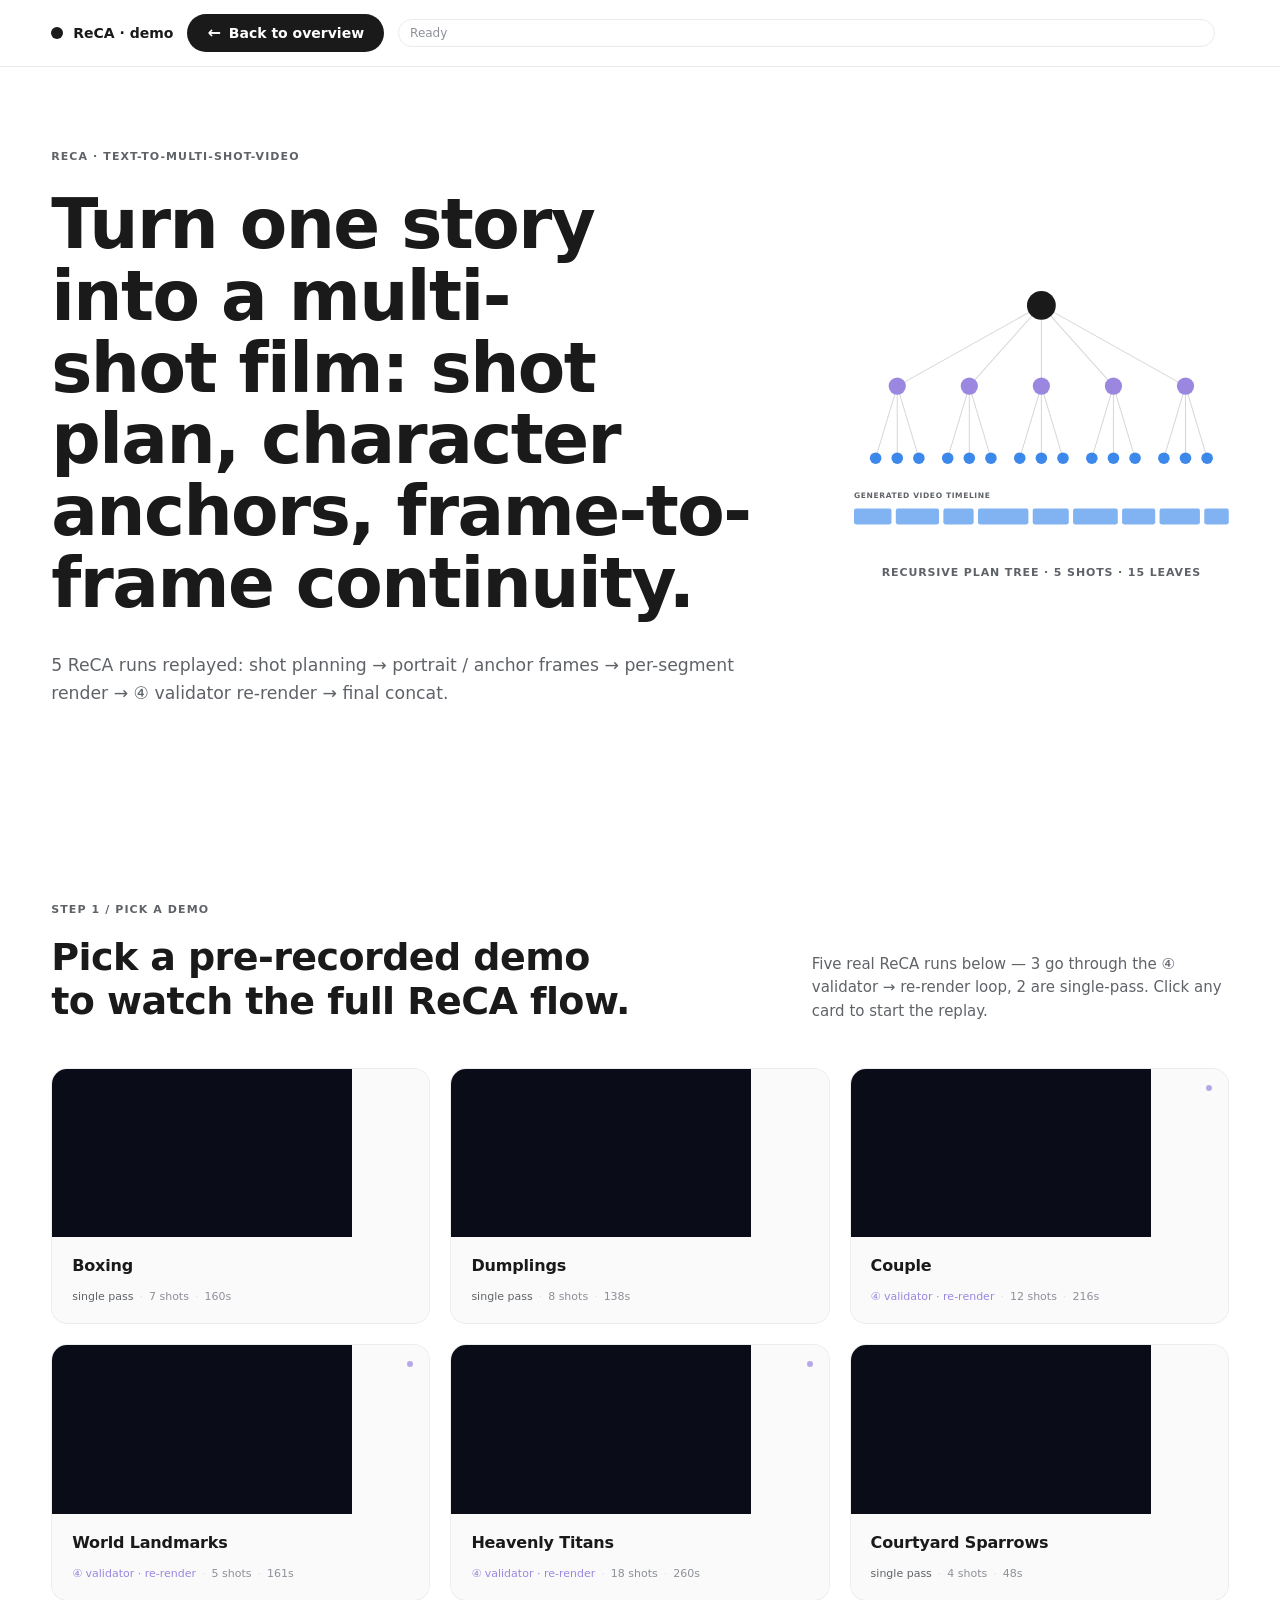
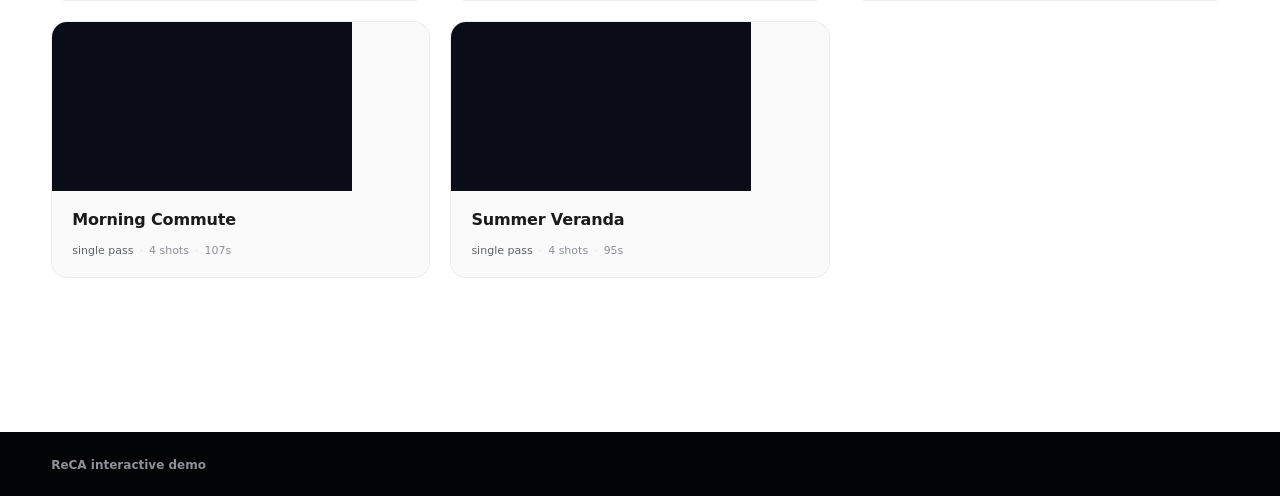
<file: demo/index.html>
<!doctype html>
<html lang="zh-CN">
  <head>
    <meta charset="utf-8">
    <meta name="viewport" content="width=device-width, initial-scale=1">
    <title>ReCA · turn a story into a multi-shot film</title>
    <link rel="icon" href='data:image/svg+xml,%3Csvg xmlns="http://www.w3.org/2000/svg" viewBox="0 0 32 32"%3E%3Ccircle cx="16" cy="16" r="15" fill="%23030406"/%3E%3Cpath d="M8 9h11l-6 6 6 8H10l5-7z" fill="%23d7ff47"/%3E%3C/svg%3E'>
    <link rel="stylesheet" href="./app.css?v=20260515-purge-archive">
  </head>
  <body>
    <header class="topbar" aria-label="Page header">
      <a class="brand" href="../" aria-label="Back to ReCA overview">
        <span class="brand-mark" aria-hidden="true"></span>
        <span>ReCA · demo</span>
      </a>
      <a class="back-to-showcase" href="../">
        <span aria-hidden="true">←</span>
        <span>Back to overview</span>
      </a>
      <span id="dataStatus" class="data-status">Ready</span>
    </header>

    <main id="top">
      <section class="hero" aria-labelledby="hero-title">
        <div class="hero-shade" aria-hidden="true"></div>
        <div class="hero-layout">
          <div class="hero-content">
            <p class="eyebrow">ReCA · text-to-multi-shot-video</p>
            <h1 id="hero-title">Turn one story into a multi-shot film: shot plan, character anchors, frame-to-frame continuity.</h1>
            <p class="hero-lede">
              5 ReCA runs replayed: shot planning → portrait / anchor frames → per-segment render → ④ validator re-render → final concat.
            </p>
          </div>
          <figure class="hero-art" aria-hidden="true">
            <svg class="hero-tree" viewBox="0 0 520 380" xmlns="http://www.w3.org/2000/svg" role="img">
              <!-- Edges first so nodes overlap them cleanly. -->
              <g class="tree-edges" stroke="rgba(0,0,0,0.16)" stroke-width="1.4" fill="none">
                <!-- root → 5 shot nodes -->
                <path d="M260,38  L 60,150"/>
                <path d="M260,38  L160,150"/>
                <path d="M260,38  L260,150"/>
                <path d="M260,38  L360,150"/>
                <path d="M260,38  L460,150"/>
                <!-- each shot → 3 leaves; staggered horizontally -->
                <path d="M 60,150 L 30,250"/><path d="M 60,150 L 60,250"/><path d="M 60,150 L 90,250"/>
                <path d="M160,150 L130,250"/><path d="M160,150 L160,250"/><path d="M160,150 L190,250"/>
                <path d="M260,150 L230,250"/><path d="M260,150 L260,250"/><path d="M260,150 L290,250"/>
                <path d="M360,150 L330,250"/><path d="M360,150 L360,250"/><path d="M360,150 L390,250"/>
                <path d="M460,150 L430,250"/><path d="M460,150 L460,250"/><path d="M460,150 L490,250"/>
              </g>

              <!-- Root (long-video goal) -->
              <g class="tree-node tree-node-root">
                <circle cx="260" cy="38" r="20"/>
              </g>

              <!-- Shot (Plan / Allocate) nodes -->
              <g class="tree-node tree-node-shot">
                <circle cx="60"  cy="150" r="12"/>
                <circle cx="160" cy="150" r="12"/>
                <circle cx="260" cy="150" r="12"/>
                <circle cx="360" cy="150" r="12"/>
                <circle cx="460" cy="150" r="12"/>
              </g>

              <!-- Leaf (Execute) nodes -->
              <g class="tree-node tree-node-leaf">
                <circle cx="30"  cy="250" r="8"/><circle cx="60"  cy="250" r="8"/><circle cx="90"  cy="250" r="8"/>
                <circle cx="130" cy="250" r="8"/><circle cx="160" cy="250" r="8"/><circle cx="190" cy="250" r="8"/>
                <circle cx="230" cy="250" r="8"/><circle cx="260" cy="250" r="8"/><circle cx="290" cy="250" r="8"/>
                <circle cx="330" cy="250" r="8"/><circle cx="360" cy="250" r="8"/><circle cx="390" cy="250" r="8"/>
                <circle cx="430" cy="250" r="8"/><circle cx="460" cy="250" r="8"/><circle cx="490" cy="250" r="8"/>
              </g>

              <!-- A few leaves marked "running" — soft pulse outlines -->
              <g class="tree-pulse">
                <circle cx="90"  cy="250" r="10" class="tree-pulse-1"/>
                <circle cx="260" cy="250" r="10" class="tree-pulse-2"/>
                <circle cx="430" cy="250" r="10" class="tree-pulse-3"/>
              </g>

              <!-- Generated Video Timeline strip -->
              <g class="tree-timeline">
                <text x="0" y="305" class="tree-label">Generated video timeline</text>
                <g fill="rgba(26,115,232,0.55)">
                  <rect x="0"   y="320" width="52" height="22" rx="3"/>
                  <rect x="58"  y="320" width="60" height="22" rx="3"/>
                  <rect x="124" y="320" width="42" height="22" rx="3"/>
                  <rect x="172" y="320" width="70" height="22" rx="3"/>
                  <rect x="248" y="320" width="50" height="22" rx="3"/>
                  <rect x="304" y="320" width="62" height="22" rx="3"/>
                  <rect x="372" y="320" width="46" height="22" rx="3"/>
                  <rect x="424" y="320" width="56" height="22" rx="3"/>
                  <rect x="486" y="320" width="34" height="22" rx="3"/>
                </g>
              </g>
            </svg>
            <figcaption class="hero-art-caption">Recursive plan tree · 5 shots · 15 leaves</figcaption>
          </figure>
        </div>
      </section>

      <!-- VIEW: FORM -->
      <section id="viewForm" class="section view-section view-form" aria-label="Story input">
        <div class="section-kicker">Step 1 / Pick a demo</div>
        <div class="wide-heading">
          <h2>Pick a pre-recorded demo to watch the full ReCA flow.</h2>
          <p>Five real ReCA runs below — 3 go through the ④ validator → re-render loop, 2 are single-pass. Click any card to start the replay.</p>
        </div>

        <!-- Demo picker grid (populated by app.js loadDemos()) -->
        <div id="demoPicker" class="demo-picker">
          <p class="demo-picker-loading">Loading demo list…</p>
        </div>

        <!-- History panel hidden for now (per UX iteration); markup
             stays so loadHistory() still finds it and we can re-enable
             later by swapping `hidden` → `open`. -->
        <details id="historyPanel" class="history-panel" hidden>
          <summary>
            <span class="history-summary-title">Replay history</span>
            <span class="history-summary-sub">Click any entry — jumps straight to that run's terminal state (final.mp4 + completed tree).</span>
          </summary>
          <div id="historyList" class="history-list">
            <p class="history-empty">Loading history…</p>
          </div>
        </details>

      </section>

      <!-- VIEW: RUNNING -->
      <section id="viewRunning" class="section view-section view-running" hidden aria-label="Job in progress">
        <div class="section-kicker">ReCA pipeline replay</div>

        <!-- Top: status + 5-chip section progress bar -->
        <div class="run-topbar">
          <div class="run-status-line">
            <span id="statusStage">Connecting…</span>
            <span id="statusElapsed" class="run-elapsed">00:00</span>
            <span id="statusDetail" class="run-detail">Waiting for first event…</span>
            <button type="button" id="cancelBtn" class="button ghost button-sm">Cancel</button>
          </div>
          <div id="statusFillWrap" class="status-progress thin"><span id="statusFill"></span></div>
          <nav class="section-chips" aria-label="Pipeline stages">
            <span class="chip" data-chip="1"><em>①</em><b>Recursive Planning</b><span>break the story into shots + segments</span></span>
            <span class="chip" data-chip="2"><em>②</em><b>Leaf Execution</b><span>render one short clip per leaf</span></span>
            <span class="chip" data-chip="3"><em>③</em><b>Logic</b><span>parallel shots · serial segments</span></span>
            <span class="chip" data-chip="4"><em>④</em><b>State Update</b><span>validate · flag · re-render</span></span>
            <span class="chip" data-chip="5"><em>⑤</em><b>One Leaf</b><span>click any leaf to inspect</span></span>
          </nav>
        </div>

        <!-- Three-column main: state pipeline + tree + leaf detail -->
        <div class="run-cols">

          <!-- LEFT: ④ State Pipeline + ⑤ State Memory -->
          <aside class="run-left" aria-label="State Pipeline and Memory">
            <div class="panel state-pipeline-panel">
              <p class="panel-kicker">④ Adaptive State Update</p>

              <div class="validator-log-wrap">
                <p class="validator-log-section-title">Anchor re-renders</p>
                <p class="validator-log-empty" id="validatorLogAnchorsEmpty">No anchors were re-rendered.</p>
                <ul id="validatorLogAnchors" class="validator-log" hidden></ul>

                <p class="validator-log-section-title">Segment re-renders</p>
                <p class="validator-log-empty" id="validatorLogSegmentsEmpty">No segments were re-rendered.</p>
                <ul id="validatorLogSegments" class="validator-log" hidden></ul>
              </div>
            </div>

            <div class="panel state-mem-panel">
              <p class="panel-kicker">⑤ State Memory</p>
              <p class="panel-sub">Portrait / location / prop references the planner keeps across shots, fed back into each segment's context.</p>
              <div class="mem-group">
                <p class="mem-title">Portraits <span id="memPortraitCount" class="mem-count">0</span></p>
                <div id="memPortraitItems" class="mem-items"></div>
              </div>
              <div class="mem-group">
                <p class="mem-title">Locations <span id="memLocationCount" class="mem-count">0</span></p>
                <div id="memLocationItems" class="mem-items"></div>
              </div>
              <div class="mem-group">
                <p class="mem-title">Props <span id="memPropCount" class="mem-count">0</span></p>
                <div id="memPropItems" class="mem-items"></div>
              </div>
            </div>
          </aside>

          <!-- MIDDLE: ① Recursive Tree -->
          <div class="run-tree-wrap">
            <div class="panel tree-panel">
              <p class="panel-kicker">① Recursive Tree · ② Leaf Execution · ③ Logic</p>
              <p class="panel-sub">Root → Plan nodes (anchors) → Leaf nodes (segments).
                <span style="color:var(--cyan)">●</span> done ·
                <span style="color:#9b87e0">●</span> running ·
                <span style="color:var(--dim)">●</span> pending ·
                <span style="color:var(--rose)">●</span> failed.
                Edges: <span style="color:#a8e1a1">─</span> parallel · <span style="color:#f4b56b">─</span> sequential.
              </p>
              <div id="runTree" class="tree-root-wrap">
                <div class="root-node" id="rootNode" data-status="pending">
                  <span class="node-tag">ROOT · long video goal</span>
                  <p id="rootStory" class="root-story">Waiting for story input…</p>
                  <div id="rootBadge" class="root-badge" hidden>
                    <strong id="rootBadgeTitle">★ Final concatenated</strong>
                    <video id="rootFinalVideo" controls playsinline muted></video>
                  </div>
                </div>
                <div id="shotColumns" class="shot-columns" data-empty="true">
                  <p class="tree-empty-hint">Waiting for plan_skeleton (~5s)…</p>
                </div>
                <div id="bridgesRow" class="bridges-row" hidden>
                  <p class="bridges-row-label">cross-shot bridges</p>
                  <div id="bridgesItems" class="bridges-items"></div>
                </div>
                <svg id="treeLines" class="tree-lines" aria-hidden="true"></svg>
              </div>
            </div>
          </div>

          <!-- RIGHT: ⑤ One Leaf in Detail -->
          <aside class="run-right" aria-label="One Leaf in Detail">
            <div class="panel leaf-detail-panel">
              <p class="panel-kicker">⑤ One Leaf, In Detail</p>
              <div id="leafEmpty" class="leaf-empty">
                <p>Click any <strong>leaf</strong> in the middle to expand it here.</p>
                <p class="leaf-empty-sub">Sections below: context window · generator call · output · validation.</p>
              </div>

              <div id="leafContent" class="leaf-content" hidden>
                <div class="leaf-header">
                  <p id="leafTitle" class="leaf-title">seg id</p>
                  <p id="leafSubtitle" class="leaf-subtitle">status · shot · kind</p>
                </div>

                <p class="sub-kicker">Context window <em>bounded by token budget</em></p>
                <div class="ctx-block">
                  <p class="ctx-label">prev seg</p>
                  <div id="ctxPrev" class="ctx-prev">—</div>
                </div>
                <div class="ctx-block">
                  <p class="ctx-label">plan / goal</p>
                  <div id="ctxPrompt" class="ctx-prompt">—</div>
                </div>
                <div class="ctx-block">
                  <p class="ctx-label">state mem</p>
                  <div id="ctxRefs" class="ctx-refs">—</div>
                </div>

                <p class="sub-kicker">Generator call <em>frozen video model · one shot</em></p>
                <div id="genCard" class="gen-card">—</div>

                <p class="sub-kicker">Output <em>one video segment</em></p>
                <div id="outputBlock" class="output-block">—</div>

                <p class="sub-kicker">Writes back to state</p>
                <p class="writes-line">tail.png → feeds the next leaf's prev-seg slot within the same shot</p>

                <p class="sub-kicker">Validation / re-render</p>
                <div id="leafValidation" class="leaf-validation">—</div>
              </div>
            </div>
          </aside>
        </div>
      </section>

      <!-- VIEW: FINAL -->
      <section id="viewFinal" class="section view-section view-final" hidden aria-label="Final movie">
        <div class="section-kicker">Step 3 / Output</div>
        <div class="wide-heading">
          <h2>Final video is ready.</h2>
          <p id="finalSubtitle">total time — · shots —</p>
        </div>
        <div class="final-player">
          <video id="finalVideo" controls playsinline></video>
          <div class="final-actions">
            <a id="downloadLink" class="button primary" download>Download mp4</a>
            <button type="button" id="backToTreeBtn" class="button ghost">← Back to plan tree</button>
            <button type="button" id="copyLinkBtn" class="button ghost">Copy watch link</button>
            <button type="button" id="restartBtn" class="button ghost">Generate another</button>
          </div>
        </div>
      </section>

      <!-- VIEW: ERROR -->
      <section id="viewError" class="section view-section view-error" hidden aria-label="Generation error">
        <div class="section-kicker">Error</div>
        <div class="wide-heading">
          <h2>Replay failed</h2>
          <p>Something went wrong while playing back this demo. Hit restart to pick another.</p>
        </div>
        <pre id="errorBox" class="error-box"></pre>
        <div class="final-actions">
          <button type="button" id="errorRestartBtn" class="button primary">Restart</button>
        </div>
      </section>
    </main>

    <footer class="page-footer">
      <span>ReCA interactive demo</span>
    </footer>

    <script src="./app.js?v=20260515-purge-archive" defer></script>
  </body>
</html>
</file>
<file: demo/app.css>
* { box-sizing: border-box; }

:root {
  color-scheme: light;
  --bg: #ffffff;
  --bg-2: #f6f7f8;
  --ink: #1a1a1a;
  --muted: #5f6368;
  --dim: #8e9099;
  --line: rgba(0, 0, 0, 0.08);
  --line-strong: rgba(0, 0, 0, 0.16);
  --panel: rgba(0, 0, 0, 0.025);
  --panel-strong: rgba(0, 0, 0, 0.045);
  --cyan: #1a73e8;
  --lime: #1a73e8;          /* primary accent — collapse lime to blue */
  --rose: #d04444;
  --gold: #b8842a;
  --shadow: 0 12px 36px rgba(0, 0, 0, 0.08);
  font-family: Inter, ui-sans-serif, system-ui, -apple-system, BlinkMacSystemFont, "Segoe UI",
               "PingFang SC", "Hiragino Sans GB", "Microsoft YaHei", sans-serif;
}

html { background: var(--bg); scroll-behavior: smooth; }

body {
  background: var(--bg);
  color: var(--ink);
  margin: 0;
  min-height: 100vh;
}

a { color: inherit; text-decoration: none; }
button, input, select, textarea { font: inherit; }
button { border: 0; cursor: pointer; }
img, video { display: block; max-width: 100%; }
h1, h2, h3, p, figure { margin: 0; }

/* ── Topbar ─────────────────────────────────────────────────────── */

.topbar {
  align-items: center;
  backdrop-filter: blur(14px);
  background: rgba(255, 255, 255, 0.82);
  border-bottom: 1px solid var(--line);
  display: grid;
  gap: 14px;
  grid-template-columns: auto auto 1fr auto;
  left: 0;
  padding: 14px clamp(18px, 4vw, 64px);
  position: fixed;
  right: 0;
  top: 0;
  z-index: 50;
}

/* Filled-pill CTA in the demo topbar: returns the user to the
   site landing (which is now the paper-level showcase). Mirrors the
   "Try Interactive Demo" CTA on the showcase, just inverted in
   direction. */
.back-to-showcase {
  align-items: center;
  background: var(--ink);
  border-radius: 999px;
  color: #ffffff;
  display: inline-flex;
  font-size: 14px;
  font-weight: 600;
  gap: 8px;
  line-height: 1;
  min-width: max-content;
  padding: 11px 20px;
  transition: background-color 160ms ease, transform 160ms ease;
}
.back-to-showcase:hover { background: #000000; transform: translateY(-1px); }
.back-to-showcase span:first-child { font-size: 16px; }

.brand {
  align-items: center;
  display: inline-flex;
  font-size: 14px;
  font-weight: 780;
  gap: 10px;
  min-width: max-content;
}

.brand-mark {
  background: var(--ink);
  border-radius: 50%;
  height: 12px;
  width: 12px;
}

.nav-links {
  align-items: center;
  display: flex;
  gap: 8px;
  justify-content: center;
}

.nav-pill {
  border: 1px solid transparent;
  border-radius: 999px;
  color: var(--dim);
  font-size: 12px;
  font-weight: 760;
  line-height: 1;
  padding: 8px 12px;
  transition: color 180ms ease, background 180ms ease, border-color 180ms ease;
}

.nav-pill.active {
  background: rgba(0, 0, 0, 0.04);
  border-color: rgba(0, 0, 0, 0.10);
  color: var(--ink);
}

.data-status {
  background: transparent;
  border: 1px solid var(--line);
  border-radius: 999px;
  color: var(--dim);
  font-size: 12px;
  font-weight: 500;
  min-width: max-content;
  padding: 6px 11px;
}

/* ── Hero ────────────────────────────────────────────────────────── */

.hero {
  min-height: 56vh;
  overflow: clip;
  padding: 0 clamp(18px, 4vw, 64px);
  position: relative;
}

.hero-shade {
  background: none;
  inset: 0;
  position: absolute;
  pointer-events: none;
}

/* 2-column hero: text dominates the left, recursive-tree diagram sits
   to the right at a smaller weight. Collapses to a single column on
   narrow viewports. */
.hero-layout {
  align-items: center;
  display: grid;
  gap: clamp(28px, 6vw, 96px);
  grid-template-columns: minmax(0, 1.55fr) minmax(0, 0.8fr);
  min-height: 64vh;
  padding: 150px 0 80px;
  position: relative;
  z-index: 2;
}

.hero-content {
  display: flex;
  flex-direction: column;
  justify-content: center;
  min-width: 0;
}

.hero-art {
  align-items: center;
  display: flex;
  flex-direction: column;
  gap: 14px;
  margin: 0;
  min-width: 0;
}
.hero-tree {
  display: block;
  height: auto;
  max-width: 100%;
  width: 100%;
}
.hero-art-caption {
  color: var(--muted);
  font-size: 11px;
  font-weight: 600;
  letter-spacing: 0.08em;
  text-transform: uppercase;
}

/* Tree node fills. Root is solid ink, shots use the chip lavender,
   leaves use the same blue as the live leaf cards. */
.tree-node-root circle { fill: var(--ink); }
.tree-node-shot circle { fill: #9b87e0; }
.tree-node-leaf circle { fill: rgba(26, 115, 232, 0.85); }

/* "Running" pulse ring around a handful of leaves — hints at what
   you'll see during a replay without dominating the hero. */
.tree-pulse circle {
  fill: none;
  stroke: rgba(26, 115, 232, 0.55);
  stroke-width: 1.6;
  opacity: 0;
  transform-box: fill-box;
  transform-origin: center;
  animation: hero-tree-pulse 2.4s ease-in-out infinite;
}
.tree-pulse circle.tree-pulse-1 { animation-delay: 0s; }
.tree-pulse circle.tree-pulse-2 { animation-delay: 0.8s; }
.tree-pulse circle.tree-pulse-3 { animation-delay: 1.6s; }
@keyframes hero-tree-pulse {
  0%   { opacity: 0;   transform: scale(0.85); }
  35%  { opacity: 0.9; transform: scale(1);    }
  100% { opacity: 0;   transform: scale(1.45); }
}
.tree-timeline .tree-label {
  fill: var(--muted);
  font-family: inherit;
  font-size: 10.5px;
  font-weight: 600;
  letter-spacing: 0.08em;
  text-transform: uppercase;
}

@media (max-width: 820px) {
  .hero-layout {
    grid-template-columns: 1fr;
    padding: 110px 0 40px;
  }
  .hero-art { display: none; }
}

.eyebrow, .section-kicker, .stage-kicker {
  color: var(--muted);
  font-size: 11px;
  font-weight: 600;
  letter-spacing: 0.10em;
  line-height: 1.35;
  margin: 0;
  text-transform: uppercase;
}

h1 {
  font-size: clamp(40px, 5.4vw, 76px);
  font-weight: 600;
  letter-spacing: -0.022em;
  line-height: 1.04;
  margin-top: 24px;
  max-width: 22ch;
  text-wrap: balance;
}

.hero-lede {
  color: var(--muted);
  font-size: clamp(16px, 1.35vw, 22px);
  font-weight: 480;
  line-height: 1.6;
  margin-top: 32px;
  max-width: 820px;
}

/* ── Section / wide-heading ─────────────────────────────────────── */

.section {
  padding: clamp(64px, 9vw, 130px) clamp(18px, 4vw, 64px) clamp(60px, 9vw, 110px);
  position: relative;
}

.section::before {
  background: linear-gradient(90deg, transparent, rgba(0, 0, 0, 0.10), transparent);
  content: "";
  height: 1px;
  left: clamp(18px, 4vw, 64px);
  position: absolute;
  right: clamp(18px, 4vw, 64px);
  top: 0;
}

.hero + .section::before { background: none; }

.wide-heading {
  display: grid;
  gap: clamp(16px, 2.4vw, 36px);
  grid-template-columns: minmax(0, 1.05fr) minmax(260px, 0.6fr);
  margin-top: 18px;
}

.wide-heading h2 {
  font-size: clamp(24px, 3vw, 38px);
  font-weight: 600;
  letter-spacing: -0.015em;
  line-height: 1.16;
  text-wrap: balance;
}

.wide-heading p {
  align-self: end;
  color: var(--muted);
  font-size: clamp(15px, 1.15vw, 18px);
  line-height: 1.58;
}

/* ── Form ────────────────────────────────────────────────────────── */

.generate-form {
  display: grid;
  gap: 28px;
  margin-top: clamp(28px, 4vw, 52px);
  max-width: 880px;
}

.field { display: grid; gap: 10px; }

.field-label {
  align-items: baseline;
  color: var(--ink);
  display: flex;
  font-size: 13px;
  font-weight: 800;
  gap: 14px;
  letter-spacing: 0.06em;
  text-transform: uppercase;
}

.field-hint {
  color: var(--dim);
  font-size: 11px;
  font-weight: 600;
  letter-spacing: 0;
  text-transform: none;
}

.field-note {
  color: var(--dim);
  font-size: 12px;
  line-height: 1.55;
  margin: 4px 0 0;
}

.field-note a { color: var(--cyan); text-decoration: underline; }

textarea,
input[type="text"],
input[type="password"] {
  background: var(--bg-2);
  border: 1px solid var(--line);
  border-radius: 10px;
  color: var(--ink);
  font-size: 15px;
  line-height: 1.55;
  padding: 14px 16px;
  resize: vertical;
  width: 100%;
}

textarea:focus,
input[type="text"]:focus,
input[type="password"]:focus {
  border-color: rgba(26, 115, 232, 0.5);
  box-shadow: 0 0 0 4px rgba(26, 115, 232, 0.12);
  outline: none;
}

.estimate-row {
  align-items: center;
  display: flex;
  flex-wrap: wrap;
  gap: 12px;
  justify-content: space-between;
}

.estimate-bar {
  align-items: center;
  color: var(--dim);
  display: flex;
  flex-wrap: wrap;
  font-size: 12px;
  font-weight: 700;
  gap: 14px;
  letter-spacing: 0.04em;
}

.estimate-bar span { white-space: nowrap; }

.key-row { display: grid; gap: 8px; grid-template-columns: 1fr auto; }

.button {
  align-items: center;
  background: var(--bg-2);
  border: 1px solid var(--line);
  border-radius: 999px;
  color: var(--ink);
  display: inline-flex;
  font-size: 14px;
  font-weight: 600;
  justify-content: center;
  min-height: 44px;
  padding: 0 18px;
  transition: background 180ms ease, border-color 180ms ease, transform 180ms ease;
}

.button:hover { background: rgba(0, 0, 0, 0.05); }
.button:active { transform: translateY(0); }

.button.primary {
  background: var(--ink);
  border-color: var(--ink);
  color: #ffffff;
}

.button.primary:hover {
  background: #2b2b2b;
  filter: none;
}

.button.ghost {
  background: transparent;
  border-color: rgba(0, 0, 0, 0.16);
  color: var(--ink);
}

.button.button-sm { font-size: 12px; min-height: 36px; padding: 0 14px; }
.button.button-lg { font-size: 15px; min-height: 52px; padding: 0 26px; }
.button[disabled] { cursor: not-allowed; filter: grayscale(0.5); opacity: 0.5; }

.submit-row {
  align-items: center;
  display: flex;
  flex-wrap: wrap;
  gap: 16px;
}

.submit-hint { color: var(--dim); font-size: 12px; }

/* ── Running view ────────────────────────────────────────────────── */

.status-panel {
  background:
    radial-gradient(circle at 12% 8%, rgba(26, 115, 232, 0.10), transparent 32%),
    radial-gradient(circle at 88% 12%, rgba(255, 122, 102, 0.14), transparent 32%),
    rgba(0, 0, 0, 0.035);
  border: 1px solid var(--line);
  border-radius: 12px;
  box-shadow: var(--shadow);
  margin-top: clamp(28px, 4vw, 52px);
  padding: 22px 22px 18px;
}

.status-line {
  align-items: center;
  display: flex;
  font-size: 14px;
  font-weight: 760;
  gap: 14px;
  justify-content: space-between;
}

.status-line.muted {
  color: var(--dim);
  font-size: 12px;
  margin-top: 10px;
}

.status-progress {
  background: rgba(0, 0, 0, 0.07);
  border-radius: 999px;
  height: 6px;
  margin: 14px 0 4px;
  overflow: hidden;
}

.status-progress span {
  background: linear-gradient(90deg, var(--cyan), var(--rose), var(--lime));
  display: block;
  height: 100%;
  transition: width 800ms ease;
  width: 0%;
}

.stage-block {
  margin-top: clamp(28px, 3.5vw, 44px);
}

.stage-kicker {
  color: var(--cyan);
  font-size: 11px;
  font-weight: 850;
  letter-spacing: 0.12em;
  margin-bottom: 14px;
  text-transform: uppercase;
}

.stage-block[data-empty="true"] .product-grid::after {
  background: rgba(0, 0, 0, 0.025);
  border: 1px dashed var(--line);
  border-radius: 8px;
  color: var(--dim);
  content: "Waiting for this stage…";
  display: block;
  font-size: 12px;
  padding: 14px;
  text-align: center;
}

.product-grid {
  display: grid;
  gap: 14px;
  grid-template-columns: repeat(auto-fill, minmax(220px, 1fr));
}

.product-card {
  background:
    linear-gradient(180deg, rgba(0, 0, 0, 0.05), rgba(0, 0, 0, 0.015));
  border: 1px solid rgba(0, 0, 0, 0.07);
  border-radius: 8px;
  display: flex;
  flex-direction: column;
  overflow: hidden;
  position: relative;
}

.product-card.kind-segment,
.product-card.kind-bridge { border-color: rgba(26, 115, 232, 0.28); }
.product-card.kind-anchor { border-color: rgba(255, 209, 102, 0.34); }

.product-thumb {
  aspect-ratio: 16 / 9;
  background: #0a0d18;
  object-fit: cover;
  width: 100%;
}

.product-meta {
  align-items: baseline;
  display: flex;
  font-size: 11px;
  font-weight: 700;
  gap: 8px;
  justify-content: space-between;
  letter-spacing: 0.04em;
  padding: 8px 10px 10px;
}

.product-meta strong {
  color: var(--ink);
  font-size: 12px;
  font-weight: 760;
  overflow: hidden;
  text-overflow: ellipsis;
  white-space: nowrap;
}

.product-meta span { color: var(--dim); font-size: 10px; }

.skeleton-box {
  background: var(--bg-2);
  border: 1px solid var(--line);
  border-radius: 10px;
  font-family: ui-monospace, "SF Mono", Menlo, Consolas, monospace;
  font-size: 12px;
  line-height: 1.55;
  max-height: 220px;
  overflow: auto;
  padding: 14px;
  white-space: pre-wrap;
  word-break: break-word;
}

.muted-pane { color: var(--dim); }

/* ── Final view ──────────────────────────────────────────────────── */

.final-player {
  display: grid;
  gap: 18px;
  margin-top: clamp(28px, 4vw, 52px);
}

#finalVideo {
  background: #03060c;
  border: 1px solid rgba(26, 115, 232, 0.22);
  border-radius: 12px;
  box-shadow:
    inset 0 0 90px rgba(26, 115, 232, 0.06),
    0 24px 72px rgba(0, 0, 0, 0.4);
  max-width: 1080px;
  width: 100%;
}

.final-actions {
  align-items: center;
  display: flex;
  flex-wrap: wrap;
  gap: 12px;
  margin-top: 8px;
}

/* ── Archive panel (post-success controls) ─────────────────────── */

/* ── Error view ──────────────────────────────────────────────────── */

.error-box {
  background: rgba(255, 122, 102, 0.04);
  border: 1px solid rgba(255, 122, 102, 0.34);
  border-left: 3px solid var(--rose);
  border-radius: 8px;
  color: var(--ink);
  font-family: ui-monospace, "SF Mono", Menlo, Consolas, monospace;
  font-size: 12px;
  line-height: 1.55;
  margin-top: clamp(28px, 4vw, 44px);
  max-height: 360px;
  overflow: auto;
  padding: 16px;
  white-space: pre-wrap;
  word-break: break-word;
}

/* ── Footer ──────────────────────────────────────────────────────── */

.page-footer {
  align-items: center;
  background: #030406;
  border-top: 1px solid rgba(0, 0, 0, 0.07);
  color: var(--dim);
  display: flex;
  font-size: 12px;
  font-weight: 700;
  justify-content: space-between;
  min-height: 64px;
  padding: 0 clamp(18px, 4vw, 64px);
}

/* ── Responsive ──────────────────────────────────────────────────── */

@media (max-width: 880px) {
  .topbar { grid-template-columns: 1fr auto; padding: 12px 16px; }
  .nav-links { display: none; }
  .data-status { font-size: 11px; }
  .hero { padding: 0 16px; }
  .hero-content { min-height: 46vh; padding: 110px 0 36px; }
  .section { padding: 60px 16px; }
  .section::before { left: 16px; right: 16px; }
  .wide-heading { grid-template-columns: 1fr; }
  .key-row { grid-template-columns: 1fr; }
  .estimate-row { flex-direction: column; align-items: stretch; }
  .estimate-bar { justify-content: flex-start; }
  .submit-row { flex-direction: column; align-items: stretch; }
  .page-footer { flex-direction: column; gap: 6px; justify-content: center; padding: 18px 16px; }
}

@media (max-width: 560px) {
  h1 { font-size: clamp(28px, 9vw, 44px); max-width: 14ch; }
  .hero-lede { font-size: 14px; line-height: 1.5; margin-top: 18px; }
  .product-grid { grid-template-columns: repeat(auto-fill, minmax(160px, 1fr)); gap: 10px; }
}


/* ── Tree view — isomorphic to ReCA main figure ────────────────────────── */

:root {
  /* Paper figure palette */
  --reca-plan: #5e6b85;
  --reca-leaf: #a8c0e6;
  --reca-parallel: #a8e1a1;
  --reca-sequential: #f4b56b;
  --reca-generator: #9b87e0;
  --reca-state: #e8def5;
}

.view-running { padding-top: 110px; padding-bottom: 70px; }

.run-topbar {
  background: linear-gradient(180deg, rgba(0, 0, 0, 0.04), rgba(0, 0, 0, 0.02));
  border: 1px solid var(--line);
  border-radius: 14px;
  padding: 14px 16px 12px;
  margin-bottom: 22px;
}

.run-status-line {
  align-items: center;
  display: flex;
  flex-wrap: wrap;
  font-size: 13px;
  font-weight: 760;
  gap: 14px;
}

.run-status-line #statusStage { color: var(--ink); }
.run-elapsed {
  background: rgba(26, 115, 232, 0.08);
  border: 1px solid rgba(26, 115, 232, 0.24);
  border-radius: 999px;
  color: var(--cyan);
  font-family: ui-monospace, "SF Mono", Menlo, Consolas, monospace;
  padding: 3px 10px;
}
.run-detail { color: var(--dim); font-weight: 600; flex: 1 1 200px; min-width: 0; }

.status-progress.thin { height: 4px; margin: 10px 0 10px; }

.section-chips {
  display: flex;
  flex-wrap: wrap;
  gap: 8px;
}

.section-chips .chip {
  align-items: center;
  background: rgba(0, 0, 0, 0.03);
  border: 1px solid var(--line);
  border-radius: 8px;
  color: var(--dim);
  display: inline-flex;
  flex: 1 1 auto;
  font-size: 11px;
  font-weight: 700;
  gap: 8px;
  letter-spacing: 0.04em;
  min-width: 140px;
  padding: 8px 10px;
  position: relative;
  transition: background 180ms ease, border-color 180ms ease, color 180ms ease;
}
.section-chips .chip em {
  background: rgba(0, 0, 0, 0.05);
  border-radius: 50%;
  color: var(--muted);
  font-size: 13px;
  font-style: normal;
  font-weight: 800;
  height: 24px;
  line-height: 24px;
  text-align: center;
  width: 24px;
}
.section-chips .chip b {
  color: var(--ink);
  font-size: 12px;
  font-weight: 800;
  letter-spacing: 0.02em;
  text-transform: none;
}
.section-chips .chip span {
  color: var(--dim);
  font-size: 10px;
  font-weight: 600;
  letter-spacing: 0.02em;
  margin-left: auto;
  text-align: right;
}
.section-chips .chip[data-active="true"] {
  background: rgba(26, 115, 232, 0.08);
  border-color: rgba(26, 115, 232, 0.32);
  color: var(--lime);
}
.section-chips .chip[data-active="true"] em {
  background: var(--lime);
  color: #ffffff;
}
.section-chips .chip[data-active="true"] b { color: var(--lime); }
.section-chips .chip[data-done="true"] em {
  background: rgba(26, 115, 232, 0.12);
  color: var(--cyan);
}

/* ── 3-col main ──────────────────────────────────────── */

.run-cols {
  display: grid;
  gap: 18px;
  grid-template-columns: 300px minmax(0, 1fr) 360px;
}

@media (max-width: 1280px) {
  .run-cols { grid-template-columns: 260px minmax(0, 1fr) 320px; }
}
@media (max-width: 1080px) {
  .run-cols { grid-template-columns: 1fr; }
  .run-left, .run-right { order: 2; }
  .run-tree-wrap { order: 1; }
}

.panel {
  background: linear-gradient(180deg, rgba(0, 0, 0, 0.04), rgba(0, 0, 0, 0.015));
  border: 1px solid var(--line);
  border-radius: 12px;
  padding: 16px 16px 14px;
}
.panel + .panel { margin-top: 14px; }

.panel-kicker {
  color: var(--lime);
  font-size: 11px;
  font-weight: 850;
  letter-spacing: 0.12em;
  text-transform: uppercase;
}
.panel-sub {
  color: var(--dim);
  font-size: 12px;
  line-height: 1.55;
  margin-top: 6px;
}

.sub-kicker {
  color: var(--cyan);
  font-size: 11px;
  font-weight: 800;
  letter-spacing: 0.10em;
  margin: 16px 0 8px;
  text-transform: uppercase;
}
.sub-kicker em {
  color: var(--dim);
  font-size: 10px;
  font-style: normal;
  font-weight: 600;
  letter-spacing: 0.02em;
  margin-left: 8px;
  text-transform: none;
}

/* ── LEFT: ④ State pipeline + ⑤ State memory ───────── */

.run-left { position: sticky; top: 80px; align-self: flex-start; }
.state-pipeline-panel {
  background:
    radial-gradient(circle at 90% 10%, rgba(155, 135, 224, 0.10), transparent 60%),
    linear-gradient(180deg, rgba(124, 93, 214, 0.06), rgba(0, 0, 0, 0.02));
}

.state-pipeline {
  display: grid;
  gap: 8px;
  margin: 12px 0 12px;
}
.state-row {
  align-items: center;
  background: rgba(155, 135, 224, 0.05);
  border: 1px solid rgba(155, 135, 224, 0.18);
  border-radius: 8px;
  color: var(--ink);
  display: grid;
  font-size: 12px;
  gap: 8px;
  grid-template-columns: 12px 1fr;
  padding: 9px 10px;
}
.state-row b { font-size: 12px; font-weight: 800; }
.state-row em {
  color: var(--dim);
  display: block;
  font-size: 10px;
  font-style: normal;
  font-weight: 600;
  letter-spacing: 0.02em;
  margin-top: 2px;
}
.state-dot {
  background: var(--dim);
  border-radius: 50%;
  display: inline-block;
  height: 10px;
  width: 10px;
}
.state-dot.off { background: rgba(0, 0, 0, 0.08); box-shadow: inset 0 0 0 1px var(--line); }
.state-dot.running { background: var(--reca-generator); animation: pulse-soft 1.2s ease-in-out infinite; }
.state-dot.ok { background: var(--lime); }
.state-dot.err { background: var(--rose); }

.state-meta {
  border-top: 1px solid var(--line);
  display: grid;
  font-size: 11px;
  gap: 4px;
  margin-top: 14px;
  padding-top: 10px;
}
.state-meta span { color: var(--dim); }
.state-meta em { color: var(--muted); font-style: normal; }

/* Compact pipeline (kept above the validator log) */
.state-pipeline.compact .state-row {
  padding: 7px 9px;
  font-size: 11px;
}
.state-pipeline.compact .state-row em { display: none; }
.state-pipeline.compact .state-row b { font-size: 12px; font-weight: 600; }

/* Per-segment validate + re-render log (④ panel main attraction) */
.validator-log-wrap {
  border-top: 1px solid var(--line);
  margin-top: 14px;
  padding-top: 12px;
}
.validator-log-title {
  color: var(--ink);
  font-size: 11px;
  font-weight: 600;
  letter-spacing: 0.06em;
  margin-bottom: 8px;
  text-transform: uppercase;
}
.validator-log-section-title {
  color: var(--ink);
  font-size: 11px;
  font-weight: 600;
  letter-spacing: 0.06em;
  margin: 12px 0 6px;
  text-transform: uppercase;
}
.validator-log-section-title:first-of-type { margin-top: 0; }
.validator-log-empty {
  color: var(--dim);
  font-size: 12px;
  margin: 0 0 10px;
  padding: 4px 0;
}
.validator-log + .validator-log-section-title { margin-top: 14px; }
.validator-log:not([hidden]) + .validator-log-section-title { margin-top: 16px; }
.validator-log + .validator-log-empty,
.validator-log:not([hidden]) ~ .validator-log-empty { margin-top: 0; }
.validator-log {
  display: grid;
  gap: 6px;
  list-style: none;
  margin: 0;
  padding: 0;
}
.validator-log-entry {
  align-items: flex-start;
  background: rgba(0, 0, 0, 0.025);
  border: 1px solid var(--line);
  border-radius: 8px;
  display: grid;
  gap: 8px;
  grid-template-columns: auto 1fr auto;
  padding: 8px 10px;
  transition: border-color 180ms ease;
}
.validator-log-entry[data-status="running"] {
  border-color: rgba(155, 135, 224, 0.45);
}
.validator-log-entry[data-status="done"] {
  border-color: rgba(26, 115, 232, 0.32);
}
.vlog-icon {
  color: var(--muted);
  font-size: 14px;
  line-height: 1.1;
}
.validator-log-entry[data-status="running"] .vlog-icon {
  animation: spin 1.4s linear infinite;
  color: var(--reca-generator, #7c5dd6);
}
.validator-log-entry[data-status="done"] .vlog-icon { color: var(--lime); }
.vlog-body { min-width: 0; }
.vlog-head {
  align-items: baseline;
  display: flex;
  gap: 6px;
  min-width: 0;
}
.vlog-kind {
  background: rgba(0, 0, 0, 0.04);
  border: 1px solid var(--line);
  border-radius: 3px;
  color: var(--muted);
  font-size: 9px;
  font-weight: 600;
  letter-spacing: 0.04em;
  padding: 1px 5px;
  text-transform: uppercase;
}
.validator-log-entry[data-kind="anchor"] .vlog-kind {
  border-color: rgba(184, 132, 42, 0.35);
  color: var(--gold);
}
.vlog-id {
  color: var(--ink);
  flex: 1 1 auto;
  font-size: 11px;
  font-weight: 600;
  overflow: hidden;
  text-overflow: ellipsis;
  white-space: nowrap;
}
.vlog-meta {
  color: var(--dim);
  display: flex;
  flex-wrap: wrap;
  font-size: 10px;
  gap: 6px;
  margin-top: 2px;
}
.vlog-action { color: var(--muted); }
.vlog-status {
  color: var(--dim);
  font-size: 10px;
  letter-spacing: 0.02em;
  white-space: nowrap;
}

/* Per-leaf validation block in the right "One Leaf In Detail" panel */
.leaf-validation {
  background: rgba(0, 0, 0, 0.02);
  border: 1px solid var(--line);
  border-radius: 8px;
  display: grid;
  font-size: 12px;
  gap: 8px;
  padding: 12px 14px;
}

/* Pass state — no repair needed */
.leaf-validation-pass {
  align-items: center;
  color: var(--muted);
  display: flex;
  font-size: 12px;
  gap: 10px;
  margin: 0;
}
.leaf-validation-badge {
  border-radius: 4px;
  font-size: 10px;
  font-weight: 700;
  letter-spacing: 0.06em;
  padding: 2px 8px;
}
.leaf-validation-badge.ok {
  background: rgba(26, 115, 232, 0.10);
  color: var(--lime);
}

/* Flagged state — status row + history stepper */
.leaf-validation-row {
  align-items: baseline;
  color: var(--muted);
  display: grid;
  gap: 8px;
  grid-template-columns: 50px 1fr;
  margin: 0;
}
.leaf-validation-row b {
  color: var(--dim);
  font-size: 10px;
  font-weight: 600;
  letter-spacing: 0.05em;
  text-transform: uppercase;
}
.leaf-validation-row span { color: var(--ink); }
.leaf-validation-row span[data-status="running"] { color: var(--reca-generator, #7c5dd6); }
.leaf-validation-row span[data-status="done"] { color: var(--lime); }
.leaf-validation-row span[data-status="queued"] { color: var(--muted); }

.leaf-validation-section {
  color: var(--dim);
  font-size: 10px;
  font-weight: 600;
  letter-spacing: 0.05em;
  margin: 4px 0 -2px;
  text-transform: uppercase;
}

.leaf-validation-history {
  counter-reset: lvstep;
  display: grid;
  gap: 4px;
  list-style: none;
  margin: 0;
  padding: 0;
}
.leaf-validation-step {
  align-items: baseline;
  color: var(--muted);
  display: grid;
  font-size: 12px;
  gap: 8px;
  grid-template-columns: 18px 1fr;
}
.leaf-validation-step-idx {
  background: rgba(0, 0, 0, 0.04);
  border-radius: 50%;
  color: var(--dim);
  display: inline-block;
  font-size: 9px;
  font-weight: 700;
  height: 16px;
  line-height: 16px;
  text-align: center;
  width: 16px;
}
.leaf-validation-step-text b {
  color: var(--ink);
  font-weight: 600;
}
.leaf-validation-step-empty {
  color: var(--dim);
  padding-left: 4px;
}

.mem-group { margin-top: 14px; }
.mem-group:first-of-type { margin-top: 12px; }
.mem-title {
  align-items: baseline;
  color: var(--ink);
  display: flex;
  font-size: 11px;
  font-weight: 800;
  gap: 8px;
  letter-spacing: 0.08em;
  text-transform: uppercase;
}
.mem-count {
  background: rgba(0, 0, 0, 0.04);
  border-radius: 999px;
  color: var(--dim);
  font-size: 10px;
  padding: 1px 7px;
}
.mem-items {
  display: grid;
  gap: 6px;
  grid-template-columns: repeat(3, minmax(0, 1fr));
  margin-top: 8px;
}
.mem-chip {
  background: rgba(0, 0, 0, 0.035);
  border: 1px solid var(--line);
  border-radius: 6px;
  cursor: pointer;
  overflow: hidden;
  padding: 0;
  position: relative;
  transition: border-color 180ms ease, transform 180ms ease, box-shadow 180ms ease;
}
.mem-chip img {
  aspect-ratio: 1 / 1;
  background: #0a0d18;
  display: block;
  object-fit: cover;
  width: 100%;
}
.mem-chip .mem-chip-name {
  background: var(--bg-2);
  bottom: 0;
  color: var(--ink);
  font-size: 9px;
  font-weight: 700;
  left: 0;
  letter-spacing: 0.02em;
  overflow: hidden;
  padding: 3px 4px;
  position: absolute;
  right: 0;
  text-overflow: ellipsis;
  white-space: nowrap;
}
.mem-chip[data-highlight="true"] {
  border-color: var(--gold);
  box-shadow: 0 0 0 1px var(--gold), 0 6px 20px rgba(255, 209, 102, 0.18);
  transform: translateY(-2px);
}
.mem-chip:hover { border-color: rgba(26, 115, 232, 0.5); }

/* ── MIDDLE: ① Tree ───────────────────────────────────── */

.run-tree-wrap { min-width: 0; }
.tree-panel { padding-bottom: 18px; }

.tree-root-wrap {
  margin-top: 14px;
  overflow-x: auto;
  overflow-y: visible;
  padding: 6px 4px 16px;
  position: relative;
}

.root-node {
  background:
    radial-gradient(circle at 14% 14%, rgba(26, 115, 232, 0.10), transparent 50%),
    linear-gradient(180deg, rgba(94, 107, 133, 0.30), rgba(94, 107, 133, 0.16));
  border: 1px solid rgba(168, 192, 230, 0.40);
  border-radius: 12px;
  margin: 0 auto 26px;
  max-width: 560px;
  padding: 14px 18px;
  position: relative;
  text-align: center;
}
.root-node .node-tag {
  background: rgba(168, 192, 230, 0.18);
  border-radius: 999px;
  color: #d8e3f5;
  display: inline-block;
  font-size: 10px;
  font-weight: 850;
  letter-spacing: 0.10em;
  padding: 3px 10px;
  text-transform: uppercase;
}
.root-node .root-story {
  color: var(--ink);
  font-size: 13px;
  line-height: 1.6;
  margin-top: 10px;
  overflow: hidden;
  display: -webkit-box;
  -webkit-line-clamp: 3;
  -webkit-box-orient: vertical;
}
.root-node[data-status="done"] {
  border-color: rgba(26, 115, 232, 0.34);
}
.root-badge {
  border-top: 1px solid var(--line);
  margin-top: 12px;
  padding-top: 12px;
}
.root-badge strong {
  color: var(--lime);
  display: block;
  font-size: 12px;
  letter-spacing: 0.10em;
  margin-bottom: 8px;
  text-transform: uppercase;
}
#rootFinalVideo {
  background: #03060c;
  border: 1px solid rgba(26, 115, 232, 0.22);
  border-radius: 8px;
  max-width: 100%;
}

.shot-columns {
  align-items: flex-start;
  display: flex;
  gap: 10px;
  /* flex-start so overflow extends to the right and the parent's
     overflow-x: auto can actually scroll. With `center`, overflow
     gets clipped on BOTH sides and shot01-07 become unreachable. */
  justify-content: flex-start;
  padding-top: 16px;
  position: relative;
  /* Force the row to be at least as wide as its content so the
     parent (.tree-root-wrap) scrolls instead of compressing. */
  width: max-content;
  min-width: 100%;
  /* Sit above the SVG connecting-lines layer so vertical lines drawn
     between sibling leaves don't overlay the leaf-card images. */
  z-index: 1;
}
.shot-columns[data-empty="true"] {
  justify-content: center;
  padding: 30px 0;
  width: 100%;
  min-width: 0;
}
.tree-empty-hint {
  color: var(--dim);
  font-size: 12px;
  font-style: italic;
}

.shot-column {
  display: flex;
  flex-direction: column;
  gap: 8px;
  min-width: 158px;
  width: 158px;
  position: relative;
  z-index: 1;  /* keep leaf cards opaque above the SVG line layer */
}

.shot-anchor {
  background: linear-gradient(180deg, rgba(94, 107, 133, 0.32), rgba(94, 107, 133, 0.10));
  border: 1px solid rgba(168, 192, 230, 0.30);
  border-radius: 8px;
  cursor: pointer;
  overflow: hidden;
  padding: 0;
  position: relative;
  transition: border-color 180ms ease, transform 180ms ease;
}
.shot-anchor:hover { transform: translateY(-2px); border-color: rgba(26, 115, 232, 0.34); }
.shot-anchor[data-status="done"] { border-color: rgba(168, 192, 230, 0.55); }
.shot-anchor[data-status="running"] { border-color: var(--reca-generator); animation: pulse-border 1.4s ease-in-out infinite; }
.shot-anchor[data-status="failed"] { border-color: var(--rose); }
.shot-anchor[data-highlight="true"] {
  box-shadow: 0 0 0 1px var(--gold), 0 8px 26px rgba(255, 209, 102, 0.16);
  border-color: var(--gold);
}

.shot-anchor .anchor-thumb {
  aspect-ratio: 16 / 9;
  background:
    repeating-linear-gradient(45deg, rgba(0, 0, 0, 0.03), rgba(0, 0, 0, 0.03) 8px, rgba(0, 0, 0, 0.04) 8px, rgba(0, 0, 0, 0.04) 16px),
    #0a0d18;
  display: block;
  object-fit: cover;
  width: 100%;
}
.shot-anchor .anchor-meta {
  padding: 6px 8px 8px;
}
.shot-anchor .anchor-meta strong {
  color: var(--ink);
  display: block;
  font-size: 12px;
  font-weight: 760;
  overflow: hidden;
  text-overflow: ellipsis;
  white-space: nowrap;
}
.shot-anchor .anchor-meta small {
  color: var(--dim);
  display: block;
  font-size: 10px;
  font-weight: 700;
  letter-spacing: 0.04em;
  margin-top: 2px;
  text-transform: uppercase;
}

.shot-leaves {
  display: flex;
  flex-direction: column;
  gap: 6px;
  padding-top: 12px;
  position: relative;
}

.leaf-card {
  background: linear-gradient(180deg, rgba(168, 192, 230, 0.16), rgba(168, 192, 230, 0.04));
  border: 1px solid var(--line);
  border-radius: 7px;
  cursor: pointer;
  overflow: hidden;
  padding: 0;
  position: relative;
  text-align: left;
  transition: border-color 180ms ease, transform 180ms ease, box-shadow 180ms ease;
}
.leaf-card:hover { border-color: rgba(26, 115, 232, 0.34); transform: translateY(-1px); }
.leaf-card[data-status="pending"] {
  background: rgba(0, 0, 0, 0.02);
  border-color: rgba(0, 0, 0, 0.06);
}
.leaf-card[data-status="running"] {
  border-color: var(--reca-generator);
  animation: pulse-border 1.4s ease-in-out infinite;
}
.leaf-card[data-status="done"] {
  border-color: rgba(98, 220, 255, 0.45);
}
.leaf-card[data-status="failed"] {
  border-color: var(--rose);
}
.leaf-card[data-selected="true"] {
  box-shadow: 0 0 0 2px var(--lime), 0 10px 26px rgba(26, 115, 232, 0.14);
}
.leaf-card .leaf-thumb {
  aspect-ratio: 16 / 9;
  background:
    repeating-linear-gradient(45deg, rgba(0, 0, 0, 0.03), rgba(0, 0, 0, 0.03) 6px, rgba(0, 0, 0, 0.05) 6px, rgba(0, 0, 0, 0.05) 12px),
    #0a0d18;
  display: block;
  object-fit: cover;
  width: 100%;
}
.leaf-card .leaf-meta {
  padding: 5px 8px 7px;
}
.leaf-card .leaf-meta strong {
  color: var(--ink);
  display: block;
  font-size: 11px;
  font-weight: 760;
  overflow: hidden;
  text-overflow: ellipsis;
  white-space: nowrap;
}
.leaf-card .leaf-meta .leaf-chip-row {
  align-items: center;
  display: flex;
  flex-wrap: wrap;
  gap: 4px;
  margin-top: 3px;
}
.leaf-card .leaf-meta .leaf-chip {
  background: rgba(0, 0, 0, 0.04);
  border-radius: 999px;
  color: var(--dim);
  font-size: 9px;
  font-weight: 700;
  letter-spacing: 0.04em;
  padding: 2px 6px;
}
.leaf-card .leaf-spinner {
  align-items: center;
  color: var(--reca-generator);
  display: flex;
  font-size: 10px;
  font-weight: 700;
  gap: 6px;
  justify-content: center;
  padding: 14px 4px;
  text-transform: uppercase;
}
.leaf-spinner::before {
  animation: spin 0.9s linear infinite;
  border: 2px solid rgba(155, 135, 224, 0.3);
  border-radius: 50%;
  border-top-color: var(--reca-generator);
  content: "";
  height: 14px;
  width: 14px;
}

/* SVG connecting lines layer */
.tree-lines {
  height: 100%;
  left: 0;
  pointer-events: none;
  position: absolute;
  top: 0;
  width: 100%;
  z-index: 0;
}
.tree-lines path {
  fill: none;
  stroke-width: 2;
  stroke-linecap: round;
}
.tree-lines path.line-root { stroke: var(--reca-leaf); opacity: 0.6; }
.tree-lines path.line-parallel { stroke: var(--reca-parallel); opacity: 0.7; }
.tree-lines path.line-sequential { stroke: var(--reca-sequential); opacity: 0.75; }
.tree-lines path.line-bridge { stroke: var(--gold); opacity: 0.55; stroke-dasharray: 4 3; }
.tree-lines path[data-highlight="true"] { opacity: 1; stroke-width: 3; }

.bridges-row {
  border-top: 1px dashed var(--line);
  margin-top: 20px;
  padding-top: 14px;
  position: relative;
  z-index: 2;
}
.bridges-row-label {
  color: var(--gold);
  font-size: 11px;
  font-weight: 800;
  letter-spacing: 0.10em;
  margin-bottom: 8px;
  text-transform: uppercase;
}
.bridges-items {
  display: flex;
  flex-wrap: wrap;
  gap: 8px;
}
.bridge-card {
  background: rgba(255, 209, 102, 0.06);
  border: 1px dashed rgba(255, 209, 102, 0.36);
  border-radius: 7px;
  cursor: pointer;
  flex: 0 0 138px;
  overflow: hidden;
  padding: 0;
  text-align: left;
}
.bridge-card[data-status="done"] { border-style: solid; }
.bridge-card .bridge-thumb {
  aspect-ratio: 16 / 9;
  background: #0a0d18;
  display: block;
  object-fit: cover;
  width: 100%;
}
.bridge-card strong {
  color: var(--gold);
  display: block;
  font-size: 10px;
  font-weight: 800;
  letter-spacing: 0.06em;
  padding: 5px 8px;
  text-transform: uppercase;
}

/* ── RIGHT: ⑤ Leaf detail ─────────────────────────────── */

.run-right { position: sticky; top: 80px; align-self: flex-start; }

.leaf-detail-panel {
  background:
    radial-gradient(circle at 90% 8%, rgba(26, 115, 232, 0.06), transparent 50%),
    linear-gradient(180deg, rgba(0, 0, 0, 0.04), rgba(0, 0, 0, 0.015));
  max-height: calc(100vh - 110px);
  overflow-y: auto;
}

.leaf-empty {
  color: var(--dim);
  font-size: 13px;
  line-height: 1.6;
  padding: 30px 8px;
  text-align: center;
}
.leaf-empty p { margin: 4px 0; }
.leaf-empty strong { color: var(--lime); }
.leaf-empty-sub { color: var(--dim); font-size: 12px; margin-top: 12px; }

.leaf-header { border-bottom: 1px solid var(--line); padding-bottom: 12px; margin-bottom: 4px; }
.leaf-title {
  color: var(--ink);
  font-family: ui-monospace, "SF Mono", Menlo, Consolas, monospace;
  font-size: 13px;
  font-weight: 800;
  word-break: break-all;
}
.leaf-subtitle {
  color: var(--dim);
  font-size: 11px;
  font-weight: 700;
  letter-spacing: 0.06em;
  margin-top: 4px;
  text-transform: uppercase;
}

.ctx-block {
  background: rgba(0, 0, 0, 0.025);
  border: 1px solid var(--line);
  border-radius: 8px;
  margin-bottom: 8px;
  padding: 10px 12px;
}
.ctx-label {
  color: var(--cyan);
  font-size: 10px;
  font-weight: 800;
  letter-spacing: 0.08em;
  margin-bottom: 6px;
  text-transform: uppercase;
}
.ctx-prev img {
  border-radius: 6px;
  display: block;
  max-width: 100%;
}
.ctx-prev .ctx-empty, .ctx-prompt .ctx-empty, .ctx-refs .ctx-empty {
  color: var(--dim);
  font-size: 11px;
  font-style: italic;
}
.ctx-prompt {
  color: var(--ink);
  font-size: 12px;
  line-height: 1.55;
  max-height: 140px;
  overflow-y: auto;
}
.ctx-refs {
  display: flex;
  flex-wrap: wrap;
  gap: 6px;
}
.ctx-refs .ref-chip {
  align-items: center;
  background: rgba(26, 115, 232, 0.06);
  border: 1px solid rgba(26, 115, 232, 0.22);
  border-radius: 8px;
  color: var(--cyan);
  cursor: default;
  display: inline-flex;
  gap: 8px;
  overflow: hidden;
  padding: 4px 10px 4px 4px;
}
.ctx-refs .ref-chip img {
  border-radius: 4px;
  height: 30px;
  object-fit: cover;
  width: 30px;
  flex: 0 0 30px;
}
.ctx-refs .ref-chip-body {
  display: inline-flex;
  flex-direction: column;
  line-height: 1.15;
}
.ctx-refs .ref-chip-role {
  color: var(--dim);
  font-size: 9px;
  font-style: normal;
  font-weight: 600;
  letter-spacing: 0.06em;
  text-transform: uppercase;
}
.ctx-refs .ref-chip-name {
  font-size: 11px;
  font-weight: 700;
  text-transform: capitalize;
}

.gen-card {
  background:
    radial-gradient(circle at 90% 10%, rgba(155, 135, 224, 0.18), transparent 60%),
    rgba(155, 135, 224, 0.05);
  border: 1px solid rgba(155, 135, 224, 0.38);
  border-radius: 8px;
  color: var(--ink);
  font-family: ui-monospace, "SF Mono", Menlo, Consolas, monospace;
  font-size: 12px;
  line-height: 1.7;
  padding: 10px 12px;
}
.gen-card .gen-row {
  display: grid;
  gap: 6px;
  grid-template-columns: 90px minmax(0, 1fr);
}
.gen-card .gen-row b { color: var(--reca-generator); font-weight: 800; font-size: 10px; letter-spacing: 0.06em; text-transform: uppercase; }
.gen-card .gen-row span { word-break: break-all; }

.output-block { display: grid; gap: 6px; }
.output-block video {
  background: #03060c;
  border: 1px solid rgba(26, 115, 232, 0.22);
  border-radius: 8px;
  width: 100%;
}
.output-block .output-meta {
  color: var(--dim);
  font-size: 11px;
}

.writes-line {
  color: var(--muted);
  font-size: 11px;
  line-height: 1.55;
}

/* Animations */
@keyframes pulse-border {
  0%, 100% { box-shadow: 0 0 0 0 rgba(155, 135, 224, 0.0); }
  50% { box-shadow: 0 0 0 3px rgba(155, 135, 224, 0.25); }
}
@keyframes pulse-soft {
  0%, 100% { opacity: 0.7; }
  50% { opacity: 1; }
}
@keyframes spin {
  to { transform: rotate(360deg); }
}


/* ── Demo picker (replay mode) ─────────────────────────────────────────── */

.demo-picker {
  display: grid;
  gap: 20px;
  grid-template-columns: repeat(auto-fill, minmax(320px, 1fr));
  margin: clamp(28px, 3.5vw, 44px) 0;
}
.demo-picker-loading {
  color: var(--dim);
  font-size: 13px;
  padding: 12px 0;
}
.demo-picker-loading.err { color: var(--rose); }

/* Veo/Seedance-style: large soft card, video-led poster, generous
   padding, one subtle accent on the rerun variant, no chip noise. */
.demo-card {
  background: rgba(0, 0, 0, 0.02);
  border: 1px solid rgba(0, 0, 0, 0.05);
  border-radius: 16px;
  color: var(--ink);
  cursor: pointer;
  display: flex;
  flex-direction: column;
  font: inherit;
  overflow: hidden;
  padding: 0;
  position: relative;
  text-align: left;
  transition: border-color 220ms ease, background-color 220ms ease,
              box-shadow 220ms ease;
}
.demo-card:hover {
  background: rgba(0, 0, 0, 0.035);
  border-color: rgba(0, 0, 0, 0.10);
  box-shadow: 0 10px 28px rgba(0, 0, 0, 0.32);
}
.demo-card[data-is-rerun="true"]::after {
  content: "";
  background: rgba(155, 135, 224, 0.7);
  border-radius: 999px;
  height: 6px;
  position: absolute;
  right: 16px;
  top: 16px;
  width: 6px;
}
.demo-card[disabled] { cursor: not-allowed; opacity: 0.5; }
.demo-card[data-selected="true"] {
  border-color: rgba(26, 115, 232, 0.4);
}

.demo-poster {
  background: #0a0d18;
  aspect-ratio: 16 / 9;
  overflow: hidden;
}
.demo-poster video {
  display: block;
  height: 100%;
  object-fit: cover;
  transition: transform 600ms ease;
  width: 100%;
}
.demo-card:hover .demo-poster video {
  transform: scale(1.04);
}

.demo-body { padding: 18px 20px 20px; }
.demo-title {
  color: var(--ink);
  display: block;
  font-size: 16px;
  font-weight: 600;
  letter-spacing: -0.01em;
  line-height: 1.32;
}
.demo-subtitle {
  color: var(--muted);
  font-size: 12px;
  font-weight: 500;
  line-height: 1.4;
  margin: 4px 0 0;
}
.demo-summary {
  color: var(--muted);
  font-size: 13px;
  line-height: 1.6;
  margin-top: 8px;
  overflow: hidden;
  display: -webkit-box;
  -webkit-line-clamp: 2;
  -webkit-box-orient: vertical;
}
.demo-chips {
  display: flex;
  flex-wrap: wrap;
  gap: 6px;
  margin-top: 14px;
  color: var(--dim);
  font-size: 11px;
}
.demo-chips > * + *::before {
  color: rgba(0, 0, 0, 0.10);
  content: "·";
  margin-right: 6px;
}
.demo-tag {
  background: transparent;
  border: none;
  border-radius: 0;
  color: var(--dim);
  font-size: 11px;
  font-weight: 500;
  letter-spacing: 0;
  padding: 0;
  text-transform: none;
}
.demo-tag.rerun { color: var(--reca-generator); }
.demo-tag.single { color: var(--muted); }

/* ── Persistent run history (cross-session) ─────────────────────────────── */
.history-panel {
  background: rgba(0, 0, 0, 0.03);
  border: 1px solid var(--line);
  border-radius: 10px;
  margin-top: 18px;
  padding: 12px 16px 14px;
}
.history-panel > summary {
  cursor: pointer;
  display: flex;
  align-items: baseline;
  gap: 12px;
  padding: 2px 0;
}
.history-panel > summary::-webkit-details-marker { display: none; }
.history-panel > summary::before {
  content: "▸";
  color: var(--dim);
  display: inline-block;
  transition: transform 200ms ease;
}
.history-panel[open] > summary::before { transform: rotate(90deg); }
.history-summary-title {
  color: var(--ink);
  font-size: 13px;
  font-weight: 600;
  letter-spacing: 0;
}
.history-summary-sub {
  color: var(--dim);
  font-size: 11px;
}
.history-list {
  display: grid;
  gap: 14px;
  grid-template-columns: repeat(auto-fill, minmax(240px, 1fr));
  margin-top: 14px;
}
.history-empty {
  color: var(--dim);
  font-size: 12px;
  padding: 8px 0;
}
.history-card {
  background: rgba(0, 0, 0, 0.02);
  border: 1px solid rgba(0, 0, 0, 0.04);
  border-radius: 14px;
  color: var(--ink);
  cursor: pointer;
  display: flex;
  flex-direction: column;
  font: inherit;
  overflow: hidden;
  padding: 0;
  position: relative;
  text-align: left;
  transition: border-color 220ms ease, background-color 220ms ease,
              box-shadow 220ms ease;
}
.history-card:hover {
  background: rgba(0, 0, 0, 0.03);
  border-color: rgba(0, 0, 0, 0.08);
  box-shadow: 0 6px 18px rgba(0, 0, 0, 0.24);
}
.history-card[data-is-rerun="true"]::after {
  content: "";
  background: rgba(155, 135, 224, 0.65);
  border-radius: 999px;
  height: 5px;
  position: absolute;
  right: 12px;
  top: 12px;
  width: 5px;
}
.history-poster {
  aspect-ratio: 16 / 9;
  background: #0a0d18;
  overflow: hidden;
}
.history-poster video, .history-poster img {
  display: block;
  height: 100%;
  object-fit: cover;
  transition: transform 600ms ease;
  width: 100%;
}
.history-card:hover .history-poster video,
.history-card:hover .history-poster img {
  transform: scale(1.04);
}
.history-poster-empty {
  align-items: center;
  color: var(--dim);
  display: flex;
  font-size: 11px;
  height: 100%;
  justify-content: center;
}
.history-body { padding: 12px 14px 14px; }
.history-title {
  display: block;
  font-size: 13px;
  font-weight: 600;
  letter-spacing: -0.005em;
  line-height: 1.35;
  overflow: hidden;
  text-overflow: ellipsis;
  white-space: nowrap;
}
.history-chips {
  align-items: center;
  color: var(--dim);
  display: flex;
  flex-wrap: wrap;
  font-size: 11px;
  gap: 6px;
  margin-top: 8px;
}
.history-chips > * + *::before {
  color: rgba(0, 0, 0, 0.10);
  content: "·";
  margin-right: 6px;
}
.history-tag {
  background: transparent;
  border: none;
  border-radius: 0;
  color: var(--dim);
  font-size: 11px;
  font-weight: 500;
  letter-spacing: 0;
  padding: 0;
  text-transform: none;
}
.history-tag.replay { color: var(--muted); }
.history-tag.real { color: var(--muted); }
.history-tag.rerun { color: var(--reca-generator); }
.history-tag.dim { opacity: 0.75; }

/* Re-render animation for rerun leaves */
.leaf-card[data-flagged="true"] {
  box-shadow: 0 0 0 2px var(--reca-generator);
}
.leaf-card[data-rerendering="true"] {
  animation: leaf-rerender 1.2s ease-in-out infinite;
}
@keyframes leaf-rerender {
  0%, 100% { box-shadow: 0 0 0 2px rgba(155, 135, 224, 0.6); }
  50% { box-shadow: 0 0 0 4px rgba(155, 135, 224, 0.2); }
}
.leaf-chip.rerendered {
  background: rgba(155, 135, 224, 0.16);
  border: 1px solid rgba(155, 135, 224, 0.46);
  color: var(--reca-generator);
}
</file>
